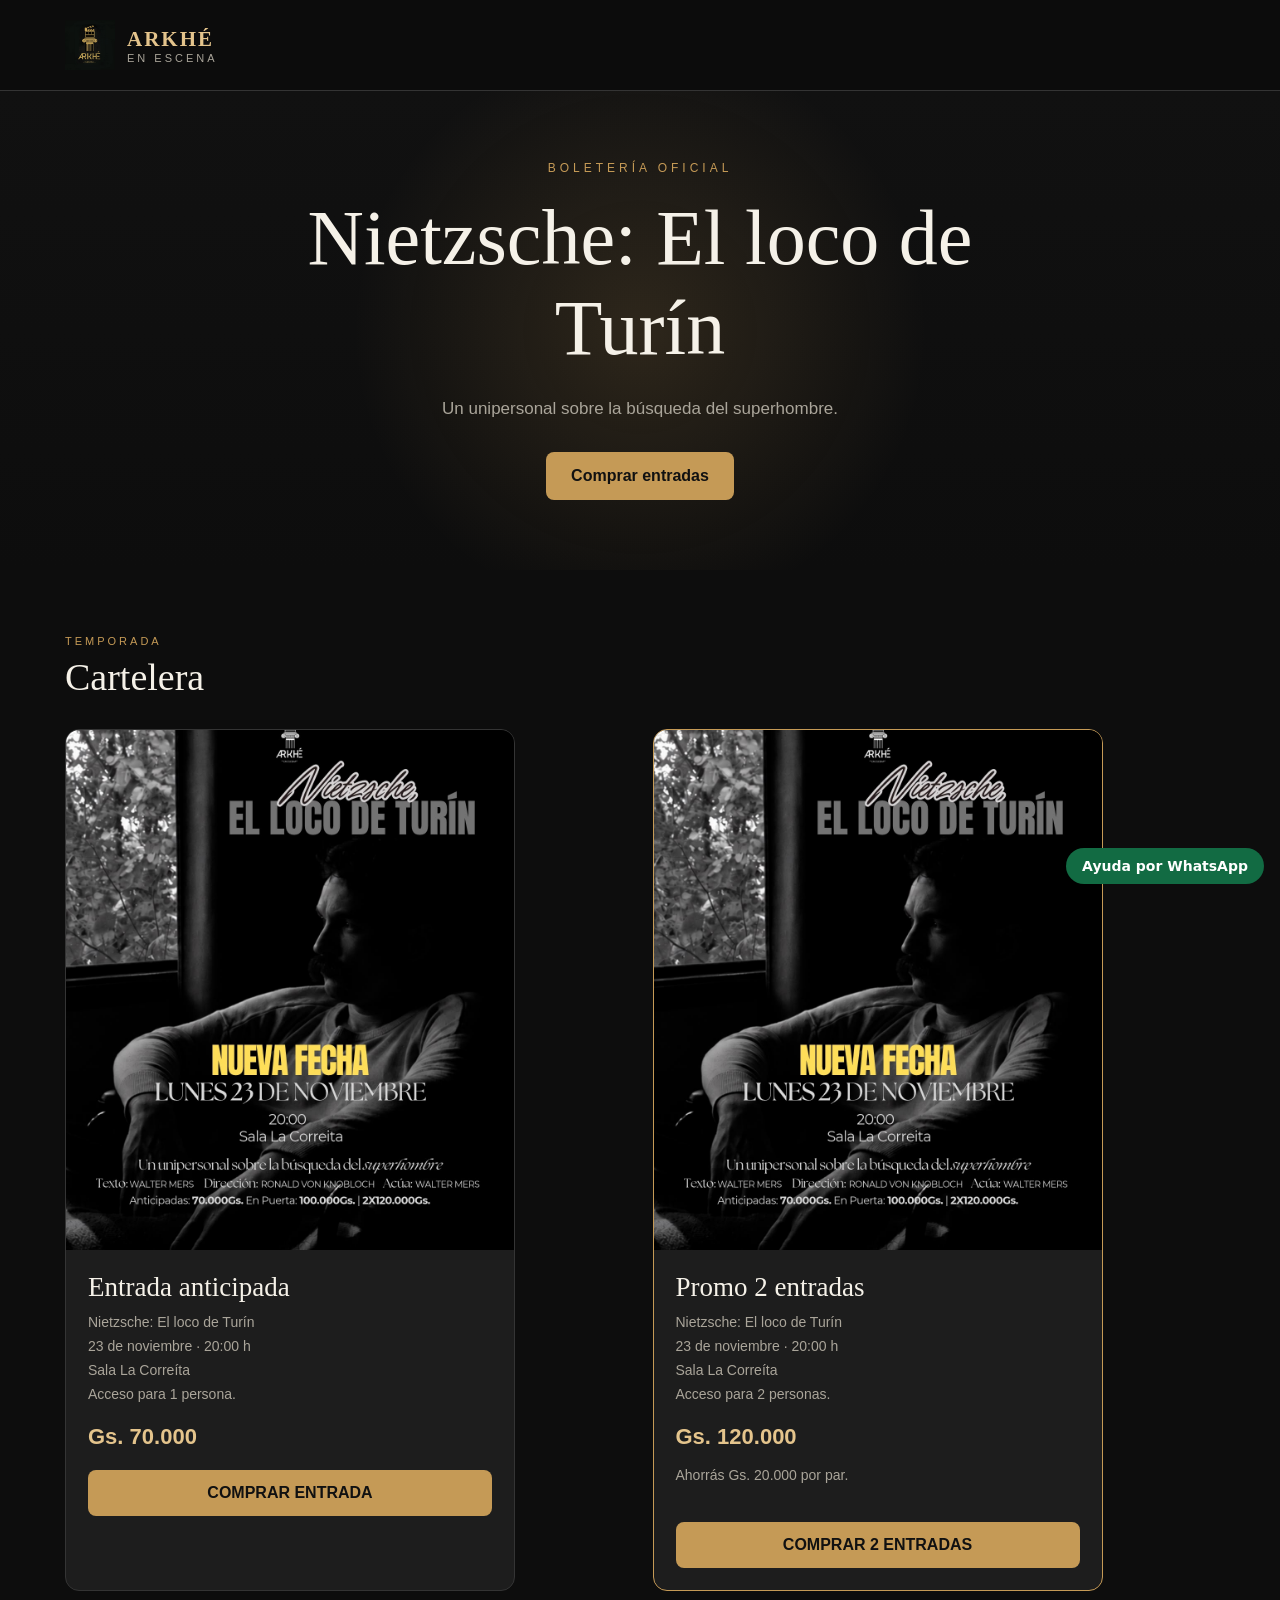
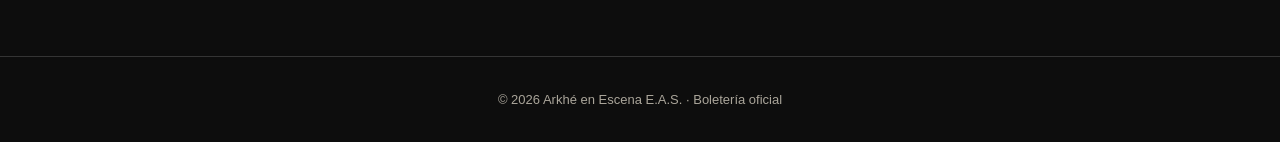
<file: index.html>
<!DOCTYPE html>
<html lang="es">

<head>

  <meta charset="UTF-8">

  <meta
    name="viewport"
    content="width=device-width, initial-scale=1.0"
  >

  <title>Boletería | Arkhé en Escena</title>

  <script
    src="https://vpos.infonet.com.py/checkout/javascript/dist/bancard-checkout-4.0.0.js">
  </script>

  <style>

    :root {

      --fondo: #0d0d0d;
      --fondo-secundario: #171717;
      --tarjeta: #1d1d1d;
      --borde: #343434;

      --texto: #f5f1e8;
      --texto-suave: #aaa59a;

      --dorado: #c59a56;
      --dorado-claro: #e4c48c;

      --verde: #2e7d32;
      --rojo: #b3261e;

    }

    * {
      box-sizing: border-box;
    }

    html {
      scroll-behavior: smooth;
    }

    body {

      margin: 0;
      background: var(--fondo);
      color: var(--texto);

      font-family:
        Arial,
        Helvetica,
        sans-serif;

    }

    button,
    input,
    select {
      font: inherit;
    }

    button {
      cursor: pointer;
    }

    header {

      padding: 20px;
      border-bottom: 1px solid var(--borde);

      background:
        rgba(13,13,13,.97);

      position: sticky;
      top: 0;
      z-index: 50;

    }

    .header-inner {

      width: min(1150px,100%);
      margin: auto;

      display: flex;
      align-items: center;
      justify-content: space-between;

    }

    .marca {

      display: flex;
      flex-direction: row;
      align-items: center;
      gap: 12px;

    }

    .marca img {

      width: 50px;
      height: 50px;
      object-fit: contain;

    }

    .marca-texto {

      display: flex;
      flex-direction: column;

    }

    .marca strong {

      font-family:
        Georgia,
        "Times New Roman",
        serif;

      letter-spacing: 2px;
      font-size: 21px;

      color:
        var(--dorado-claro);

    }

    .marca span {

      font-size: 11px;
      letter-spacing: 3px;

      color:
        var(--texto-suave);

      text-transform:
        uppercase;

    }

    .hero {

      min-height: 420px;

      display: flex;
      align-items: center;
      justify-content: center;

      padding:
        70px 20px;

      background:

        radial-gradient(
          circle at center,
          rgba(197,154,86,.17),
          transparent 42%
        ),

        linear-gradient(
          180deg,
          #111,
          #0d0d0d
        );

      text-align: center;

    }

    .hero-contenido {
      max-width: 780px;
    }

    .sobrelinea {

      text-transform:
        uppercase;

      color:
        var(--dorado);

      letter-spacing: 4px;
      font-size: 12px;

      margin-bottom: 18px;

    }

    .hero h1 {

      margin: 0;

      font-family:
        Georgia,
        "Times New Roman",
        serif;

      font-size:
        clamp(
          42px,
          8vw,
          78px
        );

      font-weight:
        normal;

    }

    .hero p {

      max-width: 650px;

      margin:
        22px auto 0;

      color:
        var(--texto-suave);

      line-height: 1.6;
      font-size: 17px;

    }

    .btn-principal {

      margin-top: 30px;
      border: 0;

      padding:
        15px 25px;

      border-radius: 8px;

      background:
        var(--dorado);

      color: #111;

      font-weight: bold;
      font-size: 16px;

    }

    .btn-principal:hover {
      background: var(--dorado-claro);
    }

    main {

      width:
        min(
          1150px,
          calc(100% - 32px)
        );

      margin: auto;

    }

    .seccion {
      padding: 65px 0;
    }

    .titulo-seccion {
      margin-bottom: 30px;
    }

    .titulo-seccion span {

      display: block;

      text-transform:
        uppercase;

      color:
        var(--dorado);

      font-size: 11px;
      letter-spacing: 3px;

      margin-bottom: 8px;

    }

    .titulo-seccion h2 {

      margin: 0;

      font-family:
        Georgia,
        "Times New Roman",
        serif;

      font-size: 38px;
      font-weight: normal;

    }

    .grid-obras {

      display: grid;

      grid-template-columns:
        repeat(
          auto-fit,
          minmax(270px,1fr)
        );

      gap: 25px;

    }

    .obra {

      background:
        var(--tarjeta);

      border:
        1px solid var(--borde);

      border-radius: 14px;

      overflow: hidden;

      max-width: 450px;

    }

    .afiche {

      height: 520px;
      width: 100%;

      background:

        radial-gradient(
          circle at 50% 35%,
          rgba(197,154,86,.30),
          transparent 30%
        ),

        linear-gradient(
          145deg,
          #333,
          #0b0b0b
        );

      display: flex;
      align-items: center;
      justify-content: center;

      overflow: hidden;

    }

    .afiche img {

      width: 100%;
      height: 100%;

      object-fit: cover;
      display: block;

    }

    .afiche-placeholder {

      padding: 25px;

      text-align: center;

      font-family:
        Georgia,
        "Times New Roman",
        serif;

      font-size: 34px;

      color:
        var(--dorado-claro);

    }

    .obra-contenido {
      padding: 22px;
    }

    .obra-contenido h3 {

      margin:
        0 0 8px;

      font-size: 27px;

      font-family:
        Georgia,
        "Times New Roman",
        serif;

      font-weight:
        normal;

    }

    .obra-meta {

      color:
        var(--texto-suave);

      font-size: 14px;
      line-height: 1.7;

    }

    .obra-precio {

      margin-top: 18px;

      color:
        var(--dorado-claro);

      font-size: 22px;
      font-weight: bold;

    }

    .obra-boton {

      width: 100%;

      margin-top: 20px;
      padding: 14px;

      border-radius: 8px;

      background:
        var(--dorado);

      border: none;

      color: #111;
      font-weight: bold;

    }

    .modal {

      display: none;

      position: fixed;
      inset: 0;

      background:
        rgba(0,0,0,.86);

      z-index: 100;

      padding: 20px;

      overflow-y: auto;

    }

    .modal.activo {

      display: flex;

      align-items:
        flex-start;

      justify-content:
        center;

    }

    .modal-caja {

      width:
        min(
          680px,
          100%
        );

      background:
        var(--fondo-secundario);

      border:
        1px solid var(--borde);

      border-radius: 16px;

      margin:
        30px 0;

      overflow: hidden;

    }

    .modal-cabecera {

      display: flex;

      justify-content:
        space-between;

      align-items:
        flex-start;

      gap: 20px;

      padding: 24px;

      border-bottom:
        1px solid var(--borde);

    }

    .modal-cabecera h2 {

      margin:
        5px 0 0;

      font-family:
        Georgia,
        "Times New Roman",
        serif;

      font-size: 30px;
      font-weight: normal;

    }

    .cerrar {

      width: 38px;
      height: 38px;

      border-radius: 50%;

      border:
        1px solid var(--borde);

      background: #222;

      color: white;
      font-size: 22px;

    }

    form {
      padding: 24px;
    }

    .campo {
      margin-bottom: 19px;
    }

    .campo label {

      display: block;
      margin-bottom: 7px;

      font-size: 13px;
      font-weight: bold;

    }

    .campo input,
    .campo select {

      width: 100%;

      padding: 14px;

      border-radius: 8px;

      border:
        1px solid var(--borde);

      background: #101010;

      color: white;

      outline: none;

    }

    .campo input:focus,
    .campo select:focus {

      border-color:
        var(--dorado);

    }

    .cantidad-control {

      display: grid;

      grid-template-columns:
        50px 1fr 50px;

      gap: 8px;

    }

    .cantidad-control button {

      border:
        1px solid var(--borde);

      background: #292929;

      color: white;

      border-radius: 8px;

      font-size: 22px;

    }

    #cantidad {
      text-align: center;
    }

    .resumen {

      border:
        1px solid var(--borde);

      border-radius: 10px;

      padding: 18px;

      margin:
        25px 0;

      background: #111;

    }

    .resumen-linea {

      display: flex;

      justify-content:
        space-between;

      gap: 15px;

      margin:
        9px 0;

      color:
        var(--texto-suave);

    }

    .resumen-total {

      border-top:
        1px solid var(--borde);

      padding-top: 15px;
      margin-top: 15px;

      display: flex;

      align-items: center;

      justify-content:
        space-between;

    }

    .resumen-total strong:last-child {

      font-size: 26px;

      color:
        var(--dorado-claro);

    }

    .terminos {

      display: flex;

      align-items:
        flex-start;

      gap: 10px;

      color:
        var(--texto-suave);

      font-size: 13px;
      line-height: 1.5;

      margin-bottom: 22px;

    }

    .boton-pago {

      width: 100%;

      padding: 16px;

      background:
        var(--dorado);

      color: #111;

      border: none;

      border-radius: 8px;

      font-size: 17px;
      font-weight: bold;

    }

    .boton-pago:disabled {

      opacity: .6;

      cursor: wait;

    }

    #zonaPagoVpos {

      display: none;

      padding: 24px;

    }

    #zonaPagoVpos.activo {
      display: block;
    }

    .pago-cabecera {

      text-align: center;

      margin-bottom: 20px;

    }

    .pago-cabecera h3 {

      font-family:
        Georgia,
        "Times New Roman",
        serif;

      font-size: 27px;

      margin:
        0 0 10px;

    }

    .pago-cabecera p {

      margin: 0;

      color:
        var(--texto-suave);

      line-height: 1.5;

    }

    .orden-id {

      display:
        inline-block;

      margin-top: 12px;

      padding:
        8px 12px;

      border:
        1px solid var(--borde);

      border-radius: 6px;

      color:
        var(--dorado-claro);

      font-family:
        monospace;

      font-size: 13px;

    }

    #iframe-container {

      width: 100%;

      min-height: 420px;

      margin-top: 20px;

    }

    .cargando {

      text-align: center;

      padding: 40px;

      color:
        var(--texto-suave);

    }

    .error-box {

      background:
        rgba(179,38,30,.18);

      border:
        1px solid var(--rojo);

      border-radius: 8px;

      padding: 18px;

      margin-top: 20px;

      color: #ffd9d6;

      display: none;

    }

    .volver {

      width: 100%;

      margin-top: 18px;

      padding: 13px;

      border-radius: 8px;

      border:
        1px solid var(--borde);

      background: #222;

      color: white;

    }

    footer {

      border-top:
        1px solid var(--borde);

      padding:
        35px 20px;

      text-align: center;

      color:
        var(--texto-suave);

      font-size: 13px;

    }

    @media (
      max-width:600px
    ) {

      header {
        position: static;
      }

      .hero {

        min-height: 360px;

        padding:
          55px 20px;

      }

      .afiche {
        height: 470px;
      }

      .modal {
        padding: 8px;
      }

      .modal-caja {
        margin: 10px 0;
      }

    }

    .codigo-control { display: flex; gap: 8px; }
    .codigo-control input { flex: 1; min-width: 0; text-transform: uppercase; }
    .codigo-control button { border: 1px solid var(--dorado); border-radius: 8px; background: var(--dorado); color: #111; padding: 0 16px; font-weight: bold; }
    .codigo-mensaje { color: var(--texto-suave); font-size: 13px; line-height: 1.5; margin: 8px 0 0; }
    .codigo-mensaje.aplicado, .descuento-aplicado { color: var(--dorado-claro); }
    .codigo-mensaje.error { color: #ffd9d6; }
    [hidden] { display: none !important; }
    .whatsapp-arkhe {
      display: inline-flex;
      align-items: center;
      justify-content: center;
      padding: 10px 16px;
      border-radius: 999px;
      color: #fff;
      background: #126b43;
      font: 600 14px system-ui, sans-serif;
      text-decoration: none;
    }
    .whatsapp-arkhe:focus-visible { outline: 3px solid #c59a56; outline-offset: 3px; }
    .whatsapp-fijo {
      position: fixed;
      right: 16px;
      bottom: calc(16px + env(safe-area-inset-bottom, 0px));
      z-index: 110;
    }
    #ventanaPagoConfirmado .acciones-aviso {
      display: flex;
      align-items: center;
      flex-wrap: wrap;
      gap: 12px;
    }
  </style>

</head>

<body>

<header>

  <div class="header-inner">

    <div class="marca">

      <img
        src="Arkhe en escena LOGO 1 por 1.png"
        alt="Arkhé en Escena"
      >

      <div class="marca-texto">

        <strong>
          ARKHÉ
        </strong>

        <span>
          En Escena
        </span>

      </div>

    </div>

  </div>

</header>

<section class="hero">

  <div class="hero-contenido">

    <div class="sobrelinea">
      Boletería oficial
    </div>

    <h1>
      Nietzsche:
      El loco de Turín
    </h1>

    <p>
      Un unipersonal sobre la búsqueda
      del superhombre.
    </p>

    <button
      class="btn-principal"
      onclick="
        document
          .getElementById('cartelera')
          .scrollIntoView()
      "
    >
      Comprar entradas
    </button>

  </div>

</section>

<main>

  <aside id="avisoCompra" role="status" aria-live="polite" hidden
    style="max-width:760px;margin:24px auto;padding:18px;background:#201910;color:#f6e8cc;border:1px solid #c59a56;border-radius:10px">
  </aside>

  <dialog id="ventanaPagoConfirmado" aria-labelledby="tituloPagoConfirmado"
    style="width:min(90%,480px);margin:auto;padding:26px;border:1px solid #c59a56;border-radius:12px;background:#201910;color:#f6e8cc">
    <h2 id="tituloPagoConfirmado">Compra exitosa</h2>
    <p id="mensajePagoConfirmado"></p>
    <div class="acciones-aviso"><form method="dialog"><button type="submit" autofocus>Cerrar</button></form><a class="whatsapp-arkhe " href="https://wa.me/595994430466" target="_blank" rel="noopener noreferrer">Escribir por WhatsApp</a></div>
  </dialog>

  <section
    class="seccion"
    id="cartelera"
  >

    <div class="titulo-seccion">

      <span>
        Temporada
      </span>

      <h2>
        Cartelera
      </h2>

    </div>

    <div
      class="grid-obras"
      id="listaObras"
    >
    </div>

  </section>

</main>

<footer>

  © 2026 Arkhé en Escena E.A.S.
  · Boletería oficial

</footer>

<div
  class="modal"
  id="modalCompra"
>

  <div class="modal-caja">

    <div class="modal-cabecera">

      <div>

        <div class="sobrelinea">
          Comprar entradas
        </div>

        <h2 id="modalTitulo">
        </h2>

      </div>

      <button
        class="cerrar"
        type="button"
        onclick="cerrarCompra()"
      >
        ×
      </button>

    </div>

    <form id="formCompra">

      <div class="campo">

        <label for="funcion">
          Función
        </label>

        <select
          id="funcion"
          required
        >
        </select>

      </div>

      <div class="campo">

        <label for="cantidad">
          Cantidad de entradas
        </label>

        <div class="cantidad-control">

          <button
            type="button"
            onclick="cambiarCantidad(-1)"
          >
            −
          </button>

          <input
            id="cantidad"
            type="number"
            min="1"
            max="10"
            value="1"
            readonly
          >

          <button
            type="button"
            onclick="cambiarCantidad(1)"
          >
            +
          </button>

        </div>

      </div>

      <div class="campo">

        <label for="nombre">
          Nombre y apellido
        </label>

        <input
          id="nombre"
          type="text"
          autocomplete="name"
          placeholder="Nombre y apellido"
          required
        >

      </div>

      <div class="campo">

        <label for="correo">
          Correo electrónico
        </label>

        <input
          id="correo"
          type="email"
          autocomplete="email"
          placeholder="correo@ejemplo.com"
          required
        >

      </div>

      <div class="campo">

        <label for="whatsapp">
          WhatsApp
        </label>

        <input
          id="whatsapp"
          type="tel"
          autocomplete="tel"
          placeholder="0981 000 000"
          required
        >

      </div>

      <div class="campo">
        <label for="codigoDescuento">Código de descuento</label>
        <div class="codigo-control">
          <input id="codigoDescuento" type="text" autocomplete="off" autocapitalize="characters" spellcheck="false" aria-describedby="mensajeDescuento" placeholder="Ingresá tu código">
          <button id="aplicarDescuento" type="button">Aplicar</button>
        </div>
        <p id="mensajeDescuento" class="codigo-mensaje" role="status" aria-live="polite">Los códigos aplican un 12% únicamente sobre la entrada anticipada.</p>
      </div>

      <div class="resumen">

        <div class="resumen-linea">

          <span>
            Precio unitario
          </span>

          <strong id="precioUnitario">
          </strong>

        </div>

        <div class="resumen-linea">

          <span>
            Cantidad
          </span>

          <strong id="resumenCantidad">
            1
          </strong>

        </div>

        <div class="resumen-linea descuento-aplicado" id="filaDescuento" hidden>
          <span id="etiquetaDescuento">Descuento (12%)</span>
          <strong id="montoDescuento"></strong>
        </div>

        <div class="resumen-total">

          <strong>
            Total
          </strong>

          <strong id="totalCompra">
          </strong>

        </div>

      </div>

      <label class="terminos">

        <input
          id="acepto"
          type="checkbox"
          required
        >

        <span>

          Confirmo que los datos ingresados
          son correctos y acepto las condiciones
          de compra de Arkhé en Escena.

        </span>

      </label>

      <button
        class="boton-pago"
        type="submit"
      >
        CONTINUAR AL PAGO
      </button>

    </form>

    <div id="zonaPagoVpos">

      <div class="pago-cabecera">

        <h3>
          Pago seguro
        </h3>

        <p>
          Completá el pago utilizando
          la plataforma segura de Bancard.
        </p>

        <div
          class="orden-id"
          id="ordenMostrada"
        >
        </div>

      </div>

      <div
        class="cargando"
        id="cargandoPago"
      >
        Preparando pago seguro...
      </div>

      <div id="iframe-container">
      </div>

      <div
        class="error-box"
        id="errorPago"
      >
      </div>

      <button
        type="button"
        class="volver"
        onclick="volverFormulario()"
      >
        Volver
      </button>

    </div>

  </div>

</div>

<script>

const APPS_SCRIPT_URL =
  "https://script.google.com/macros/s/AKfycbxdolseTUIwquadoVA6tbpJylodga1yumS_iu5MrFevEh6sNYYaQkTLTs_P-BbgcNoC-A/exec";


const VPOS_WORKER_URL =
  "https://arkhe-tpago.waltermersproduccion.workers.dev";


const OBRAS = [

  {

    id:
      "nietzsche-loco-turin",

    titulo:
      "Nietzsche: El loco de Turín",

    lugar:
      "Sala La Correíta",

    hora:
      "20:00",

    precio:
      70000,

    imagen:
  "Afiche.png",

    funciones: [

      "23 de noviembre"

    ]

  }

];


const OPCIONES = [
  { id: "anticipada", nombre: "Entrada anticipada", cantidad: 1, precio: 70000, total: 70000, boton: "COMPRAR ENTRADA" },
  { id: "promo-doble", nombre: "Promo 2 entradas", cantidad: 2, precio: 60000, total: 120000, boton: "COMPRAR 2 ENTRADAS" }
];

const RETURN_URL = "https://entradas.arkheenescena.com/";
let opcionActual = null;
const CODIGOS_DESCUENTO = new Set([
  "EL_ESTUDIO", "TIA_ESTUDIANTES", "CIF_FIL", "LIBRES_Y_ACEPTADOS", "INV_ARKHE"
]);
let codigoAplicado = "";

function calcularImportes() {
  const subtotal = opcionActual.precio * cantidadActual;
  const descuento = opcionActual.id === "anticipada" && CODIGOS_DESCUENTO.has(codigoAplicado)
    ? Math.round(subtotal * 12 / 100) : 0;
  return { subtotal, descuento, total: subtotal - descuento };
}

function mensajeDescuento(texto, estado) {
  const mensaje = document.getElementById("mensajeDescuento");
  mensaje.textContent = texto;
  mensaje.className = "codigo-mensaje" + (estado ? " " + estado : "");
}

function reiniciarDescuento() {
  codigoAplicado = "";
  document.getElementById("codigoDescuento").value = "";
  mensajeDescuento(opcionActual && opcionActual.id === "promo-doble"
    ? "La promo de 2 entradas no admite códigos de descuento."
    : "Los códigos aplican un 12% únicamente sobre la entrada anticipada.");
}

function aplicarDescuento() {
  if (!opcionActual) return;
  const campo = document.getElementById("codigoDescuento");
  const codigo = campo.value.trim().toUpperCase();
  campo.value = codigo;
  codigoAplicado = "";
  if (opcionActual.id !== "anticipada") {
    mensajeDescuento("La promo de 2 entradas no admite códigos de descuento.", "error");
  } else if (!CODIGOS_DESCUENTO.has(codigo)) {
    mensajeDescuento(codigo ? "Código no válido. Revisalo y volvé a aplicar." : "Ingresá un código de descuento.", "error");
  } else {
    codigoAplicado = codigo;
    mensajeDescuento("Código " + codigo + " aplicado: 12% de descuento. Cada entrada queda en " + guaranies(61600) + ".", "aplicado");
  }
  actualizarTotal();
}

document.getElementById("aplicarDescuento").addEventListener("click", aplicarDescuento);
document.getElementById("codigoDescuento").addEventListener("keydown", function(event) {
  if (event.key === "Enter") { event.preventDefault(); aplicarDescuento(); }
});
document.getElementById("codigoDescuento").addEventListener("input", function() {
  if (codigoAplicado) {
    codigoAplicado = "";
    mensajeDescuento("Código modificado. Presioná Aplicar para confirmar el descuento.");
    actualizarTotal();
  }
});

let obraActual =
  null;


let cantidadActual =
  1;


function guaranies(numero) {

  return "Gs. " +
    Number(numero)
      .toLocaleString(
        "es-PY"
      );

}


function cargarCartelera() {

  const contenedor =
    document
      .getElementById(
        "listaObras"
      );

  contenedor.innerHTML =
    "";

  OBRAS.forEach(function(obra) {
    OPCIONES.forEach(function(opcion) {
      const tarjeta = document.createElement("article");
      tarjeta.className = "obra";
      if (opcion.id === "promo-doble") tarjeta.style.borderColor = "var(--dorado)";
      tarjeta.innerHTML =
        '<div class="afiche"><img src="' + obra.imagen + '" alt="' + obra.titulo + '"></div>' +
        '<div class="obra-contenido">' +
          '<h3>' + opcion.nombre + '</h3>' +
          '<div class="obra-meta">' + obra.titulo + '<br>' +
            obra.funciones.join(" · ") + ' · ' + obra.hora + ' h<br>' + obra.lugar + '<br>' +
            'Acceso para ' + opcion.cantidad + (opcion.cantidad === 1 ? ' persona.' : ' personas.') + '</div>' +
          '<div class="obra-precio">' + guaranies(opcion.total) + '</div>' +
          (opcion.id === "promo-doble" ? '<p class="obra-meta">Ahorrás Gs. 20.000 por par.</p>' : '') +
          '<button type="button" class="obra-boton">' + opcion.boton + '</button>' +
        '</div>';
      tarjeta.querySelector(".obra-boton").addEventListener("click", function() {
        abrirCompra(obra.id, opcion.id);
      });
      contenedor.appendChild(tarjeta);
    });
  });
}


function abrirCompra(
  idObra, idOpcion
) {

  obraActual =
    OBRAS.find(

      function(obra) {

        return (
          obra.id === idObra
        );

      }

    );

  if (
    !obraActual
  ) {

    return;

  }

  opcionActual = OPCIONES.find(function(opcion) { return opcion.id === idOpcion; });
  if (!opcionActual) return;
  cantidadActual = opcionActual.cantidad;
  reiniciarDescuento();
  const cantidadInput = document.getElementById("cantidad");
  cantidadInput.min = opcionActual.cantidad;
  cantidadInput.step = opcionActual.cantidad;

  document
    .getElementById(
      "modalTitulo"
    )
    .textContent =
      obraActual.titulo + " — " + opcionActual.nombre;

  const selector =
    document
      .getElementById(
        "funcion"
      );

  selector.innerHTML =
    "";

  obraActual
    .funciones
    .forEach(

      function(funcion) {

        const opcion =
          document
            .createElement(
              "option"
            );

        opcion.value =
          funcion;

        opcion.textContent =
          funcion;

        selector
          .appendChild(
            opcion
          );

      }

    );

  document
    .getElementById(
      "cantidad"
    )
    .value =
      cantidadActual;

  document
    .getElementById(
      "formCompra"
    )
    .style.display =
      "block";

  document
    .getElementById(
      "zonaPagoVpos"
    )
    .classList
    .remove(
      "activo"
    );

  limpiarPago();

  actualizarTotal();

  document
    .getElementById(
      "modalCompra"
    )
    .classList
    .add(
      "activo"
    );

  document.body.style.overflow =
    "hidden";

}


function cerrarCompra() {

  document
    .getElementById(
      "modalCompra"
    )
    .classList
    .remove(
      "activo"
    );

  document.body.style.overflow =
    "";

  document
    .getElementById(
      "formCompra"
    )
    .reset();

  cantidadActual =
    1;

  limpiarPago();

}


function cambiarCantidad(
  cambio
) {

  if (!opcionActual) return;
  cantidadActual = Math.max(opcionActual.cantidad,
    Math.min(10, cantidadActual + cambio * opcionActual.cantidad));

  document
    .getElementById(
      "cantidad"
    )
    .value =
      cantidadActual;

  actualizarTotal();

}


function actualizarTotal() {

  if (
    !obraActual
  ) {

    return;

  }

  const { total, descuento } = calcularImportes();
  document.getElementById("filaDescuento").hidden = descuento === 0;
  document.getElementById("etiquetaDescuento").textContent = "Descuento " + codigoAplicado + " (12%)";
  document.getElementById("montoDescuento").textContent = "− " + guaranies(descuento);

  document
    .getElementById(
      "precioUnitario"
    )
    .textContent =
      guaranies(
        opcionActual.precio
      );

  document
    .getElementById(
      "resumenCantidad"
    )
    .textContent =
      cantidadActual;

  document
    .getElementById(
      "totalCompra"
    )
    .textContent =
      guaranies(
        total
      );

}


function limpiarPago() {

  document
    .getElementById(
      "iframe-container"
    )
    .innerHTML =
      "";

  document
    .getElementById(
      "cargandoPago"
    )
    .style.display =
      "none";

  const error =
    document
      .getElementById(
        "errorPago"
      );

  error.style.display =
    "none";

  error.textContent =
    "";

  document
    .getElementById(
      "ordenMostrada"
    )
    .textContent =
      "";

}


function volverFormulario() {

  limpiarPago();

  document
    .getElementById(
      "zonaPagoVpos"
    )
    .classList
    .remove(
      "activo"
    );

  document
    .getElementById(
      "formCompra"
    )
    .style.display =
      "block";

}


document
  .getElementById(
    "formCompra"
  )
  .addEventListener(

    "submit",

    async function(event) {

      event
        .preventDefault();

      if (
        !obraActual
      ) {

        return;

      }

      const nombre =
        document
          .getElementById(
            "nombre"
          )
          .value
          .trim();

      const correo =
        document
          .getElementById(
            "correo"
          )
          .value
          .trim();

      const whatsapp =
        document
          .getElementById(
            "whatsapp"
          )
          .value
          .trim();

      const funcion =
        document
          .getElementById(
            "funcion"
          )
          .value;

      if (

        !nombre ||

        !correo ||

        !whatsapp ||

        !funcion

      ) {

        alert(
          "Completá todos los datos antes de continuar."
        );

        return;

      }

      const { total, descuento } = calcularImportes();

      const orden = {

        obra:
          obraActual.id,

        opcion: opcionActual.id,

        titulo:
          obraActual.titulo,

        funcion:
          funcion,

        cantidad:
          cantidadActual,

        nombre:
          nombre,

        correo:
          correo,

        whatsapp:
          whatsapp,

        total:
          total,

        // Metadatos enviados a Apps Script; su validación/registro depende del backend existente.
        codigoDescuento: descuento > 0 ? codigoAplicado : "",
        montoDescuento: descuento

      };

      const botonPago =
        document
          .querySelector(
            ".boton-pago"
          );

      botonPago.disabled =
        true;

      botonPago.textContent =
        "CREANDO ORDEN...";

      try {

        const respuestaOrden =
          await fetch(

            APPS_SCRIPT_URL,

            {

              method:
                "POST",

              headers: {

                "Content-Type":
                  "text/plain;charset=utf-8"

              },

              body:
                JSON.stringify(
                  orden
                )

            }

          );

        if (
          !respuestaOrden.ok
        ) {

          throw new Error(
            "No se pudo crear la orden."
          );

        }

        const datosOrden =
          await respuestaOrden
            .json();

        if (
          !datosOrden.ok
        ) {

          throw new Error(

            datosOrden.error ||

            "No se pudo crear la orden."

          );

        }

        const idOrden =
          datosOrden.idOrden;

        const shopProcessId =
          datosOrden.shop_process_id;

        if (
          !shopProcessId
        ) {

          throw new Error(
            "Apps Script no devolvió shop_process_id."
          );

        }

        document
          .getElementById(
            "formCompra"
          )
          .style.display =
            "none";

        document
          .getElementById(
            "zonaPagoVpos"
          )
          .classList
          .add(
            "activo"
          );

        document
          .getElementById(
            "ordenMostrada"
          )
          .textContent =
            "Orden: " +
            idOrden;

        document
          .getElementById(
            "cargandoPago"
          )
          .style.display =
            "block";

        const respuestaVpos =
          await fetch(

            VPOS_WORKER_URL +
            "/vpos/create",

            {

              method:
                "POST",

              headers: {

                "Content-Type":
                  "application/json"

              },

              body:
                JSON.stringify({

                  amount:
                    total,

                  description:
                    "Entrada Arkhe",

                  order_id:
                    idOrden,

                  shop_process_id:
                    shopProcessId,

                  return_url:
                    RETURN_URL,

                  cancel_url:
                    RETURN_URL

                })

            }

          );

        const datosVpos =
          await respuestaVpos
            .json();

        console.log(
          "Respuesta vPOS:",
          datosVpos
        );

        if (
          !respuestaVpos.ok
        ) {

          throw new Error(

            "vPOS respondió HTTP " +

            respuestaVpos.status +

            ": " +

            JSON.stringify(
              datosVpos
            )

          );

        }

        if (

          !datosVpos.vpos ||

          datosVpos.vpos.status
            !==
          "success" ||

          !datosVpos.vpos.process_id

        ) {

          throw new Error(

            "Bancard no devolvió un process_id válido."

          );

        }

        const processId =
          datosVpos
            .vpos
            .process_id;

        document
          .getElementById(
            "cargandoPago"
          )
          .style.display =
            "none";

        document
          .getElementById(
            "iframe-container"
          )
          .innerHTML =
            "";

        const estilosVpos = {

          "form-background-color":
            "#171717",

          "button-background-color":
            "#c59a56",

          "button-text-color":
            "#111111",

          "button-border-color":
            "#c59a56",

          "input-background-color":
            "#ffffff",

          "input-text-color":
            "#111111",

          "input-placeholder-color":
            "#666666"

        };

        let seguimientoPago;
        if (datosOrden.claveEstado) {
          seguimientoPago = {
              orden: idOrden,
              pedido: String(shopProcessId),
              clave: datosOrden.claveEstado,
              creado: Date.now()
          };
          try {
            localStorage.setItem("arkhe.seguimientoCompra", JSON.stringify(seguimientoPago));
          } catch (error) {
            console.warn("El navegador no permite guardar el seguimiento de la compra.");
          }
        }

        Bancard
          .Checkout
          .createForm(

            "iframe-container",

            processId,

            estilosVpos

          );
        if (seguimientoPago) revisarEstadoCompra(seguimientoPago);

      } catch (
        error
      ) {

        console.error(
          error
        );

        document.getElementById("formCompra").style.display = "none";
        document.getElementById("zonaPagoVpos").classList.add("activo");
        const errorBox =
          document
            .getElementById(
              "errorPago"
            );

        errorBox.style.display =
          "block";

        errorBox.textContent =
          "No se pudo iniciar el pago: " +
          error.message;

        document
          .getElementById(
            "cargandoPago"
          )
          .style.display =
            "none";

      } finally {

        botonPago.disabled =
          false;

        botonPago.textContent =
          "CONTINUAR AL PAGO";

      }

    }

  );


document
  .getElementById(
    "modalCompra"
  )
  .addEventListener(

    "click",

    function(event) {

      if (
        event.target === this
      ) {

        cerrarCompra();

      }

    }

  );


cargarCartelera();

let revisionPagoActual = 0;

async function revisarEstadoCompra(compraActual) {
  // La página principal vigila el pago, incluso si Bancard vuelve dentro del iframe.
  const aviso = document.getElementById("avisoCompra");
  let compra = compraActual;
  if (!compra) {
    if (window.self !== window.top) return;
    try {
      compra = JSON.parse(localStorage.getItem("arkhe.seguimientoCompra"));
    } catch {
      return;
    }
  }
  if (!compra || Date.now() - compra.creado > 24 * 60 * 60 * 1000) return;

  const revision = ++revisionPagoActual;
  aviso.hidden = false;
  aviso.textContent = "Estamos verificando tu pago con Bancard.";
  const consulta = new URL(APPS_SCRIPT_URL);
  const datosConsulta = {
    tipo: "estado_entrada",
    orden: compra.orden,
    pedido: compra.pedido,
    clave: compra.clave
  };
  let confirmado = false;
  const ventana = document.getElementById("ventanaPagoConfirmado");
  for (let intento = 0; intento < 90 && revision === revisionPagoActual; intento++) {
    try {
      const respuesta = await fetch(consulta, {
        method: "POST",
        cache: "no-store",
        headers: {"Content-Type": "text/plain;charset=utf-8"},
        body: JSON.stringify(datosConsulta)
      });
      const estado = await respuesta.json();
      if (revision !== revisionPagoActual) return;
      if (estado.ok && estado.estado === "PAGADO") {

        aviso.textContent = estado.enviada
          ? "Ya enviamos tu entrada digital al correo registrado. Si no la encontrás, revisá Spam o comunicate al 0994430466."
          : "Tu entrada digital debería llegar al correo registrado en los próximos 5 minutos. Si no la recibís, revisá Spam o comunicate al 0994430466.";
        document.getElementById("mensajePagoConfirmado").textContent = aviso.textContent;
        if (!confirmado && typeof ventana.showModal === "function" && !ventana.open) {
          ventana.showModal();
        }
        confirmado = true;
        if (estado.enviada) return;
      } else if (estado.ok && estado.estado === "RECHAZADO" && !confirmado) {
        aviso.textContent = "Bancard informó que el pago fue rechazado.";
        return;
      }
    } catch {
      // Un error de conexión no cambia el estado de un pago.
    }
    await new Promise(resolve => setTimeout(resolve, 10000));
  }
  if (!confirmado && revision === revisionPagoActual) {
    aviso.textContent = "Todavía no pudimos confirmar el pago. Si Bancard ya te mostró un cobro, conservá el comprobante y consultá a Arkhé.";
  }
}

revisarEstadoCompra();

</script>

<a class="whatsapp-arkhe whatsapp-fijo" href="https://wa.me/595994430466" target="_blank" rel="noopener noreferrer">Ayuda por WhatsApp</a>
</body>
</html>
</file>
